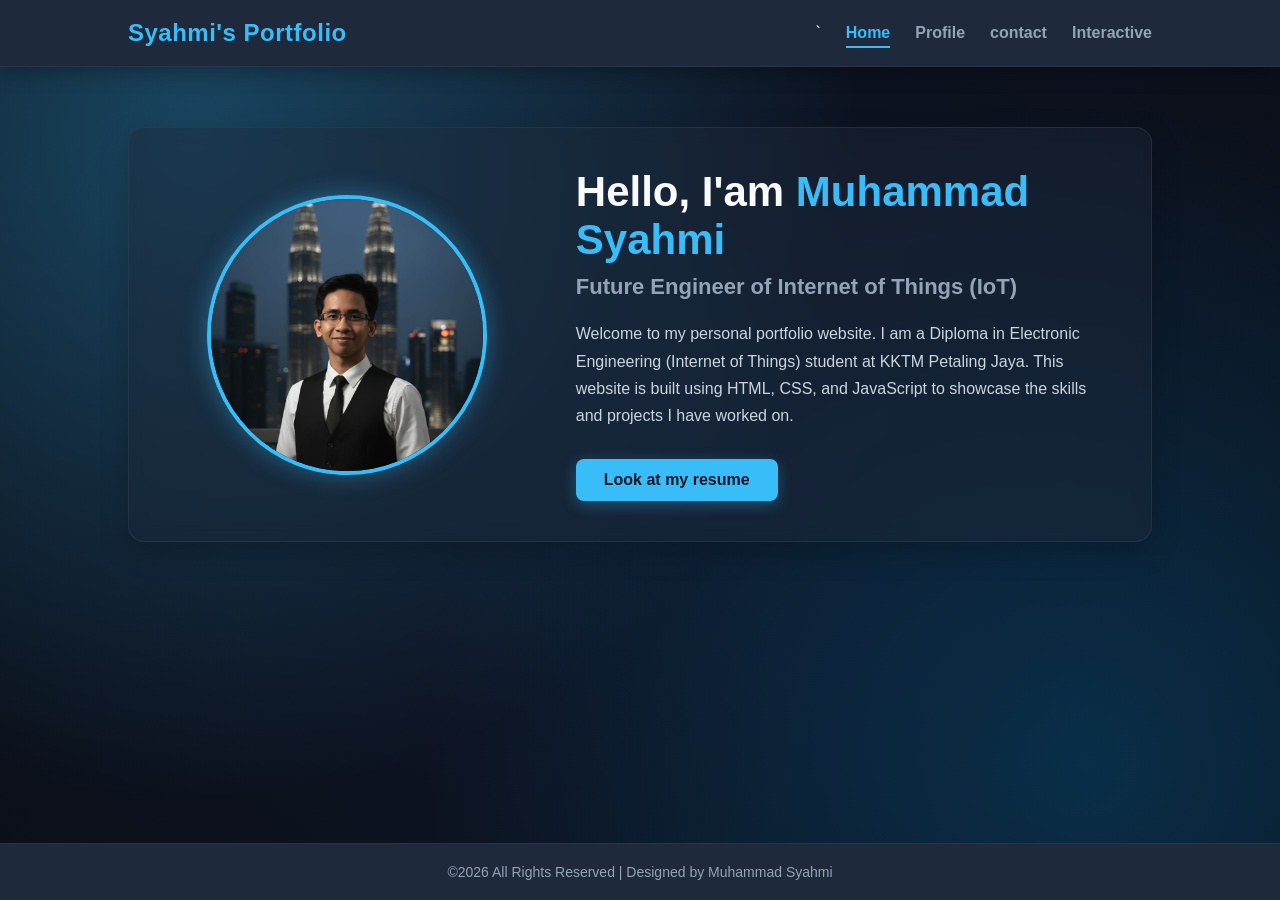
<file: index.html>
<!doctype html>
<html lang="ms">
  <head>
    <meta charset="UTF-8" />
    <meta name="viewport" content="width=device-width, initial-scale=1.0" />
    <title>Syahmi's Portfolio | Utama</title>
    <!-- Menyambungkan fail CSS Luaran (Memenuhi kriteria Rubric 1.5) -->
    <link rel="stylesheet" href="style.css" />
  </head>
  <body>
    <!-- Header & Navigasi Semantik (Memenuhi kriteria Rubric 1.4) -->
    <header>
      <div class="logo">Syahmi's Portfolio</div>
      <nav>
        <ul>
          `
          <li><a href="index.html" class="active">Home</a></li>
          <li><a href="profile.html">Profile</a></li>
          <li><a href="contact.html">contact</a></li>
          <li><a href="game.html">Interactive</a></li>
        </ul>
      </nav>
    </header>

    <!-- Kandungan Utama Home Page -->
    <main class="home-container">
      <section class="hero-section">
        <div class="profile-frame">
          <!-- Sila letakkan gambar anda dalam folder assets dan namakan profile.jpg -->
          <img
            src="assets/profil.jpg"
            alt="Gambar Profil Saya"
            class="profile-img"
          />
        </div>

        <div class="intro-text">
          <h1>Hello, I'am <span class="highlight">Muhammad Syahmi</span></h1>
          <h3>
            Future
            <span class="career">Engineer of Internet of Things (IoT)</span>
          </h3>
          <p>
            Welcome to my personal portfolio website. I am a Diploma in
            Electronic Engineering (Internet of Things) student at KKTM Petaling
            Jaya. This website is built using HTML, CSS, and JavaScript to
            showcase the skills and projects I have worked on.
          </p>
          <a href="profile.html" class="btn">Look at my resume</a>
        </div>
      </section>
    </main>

    <!-- Footer Semantik -->
    <footer>
      <p>&copy;2026 All Rights Reserved | Designed by Muhammad Syahmi</p>
    </footer>
  </body>
</html>
</file>
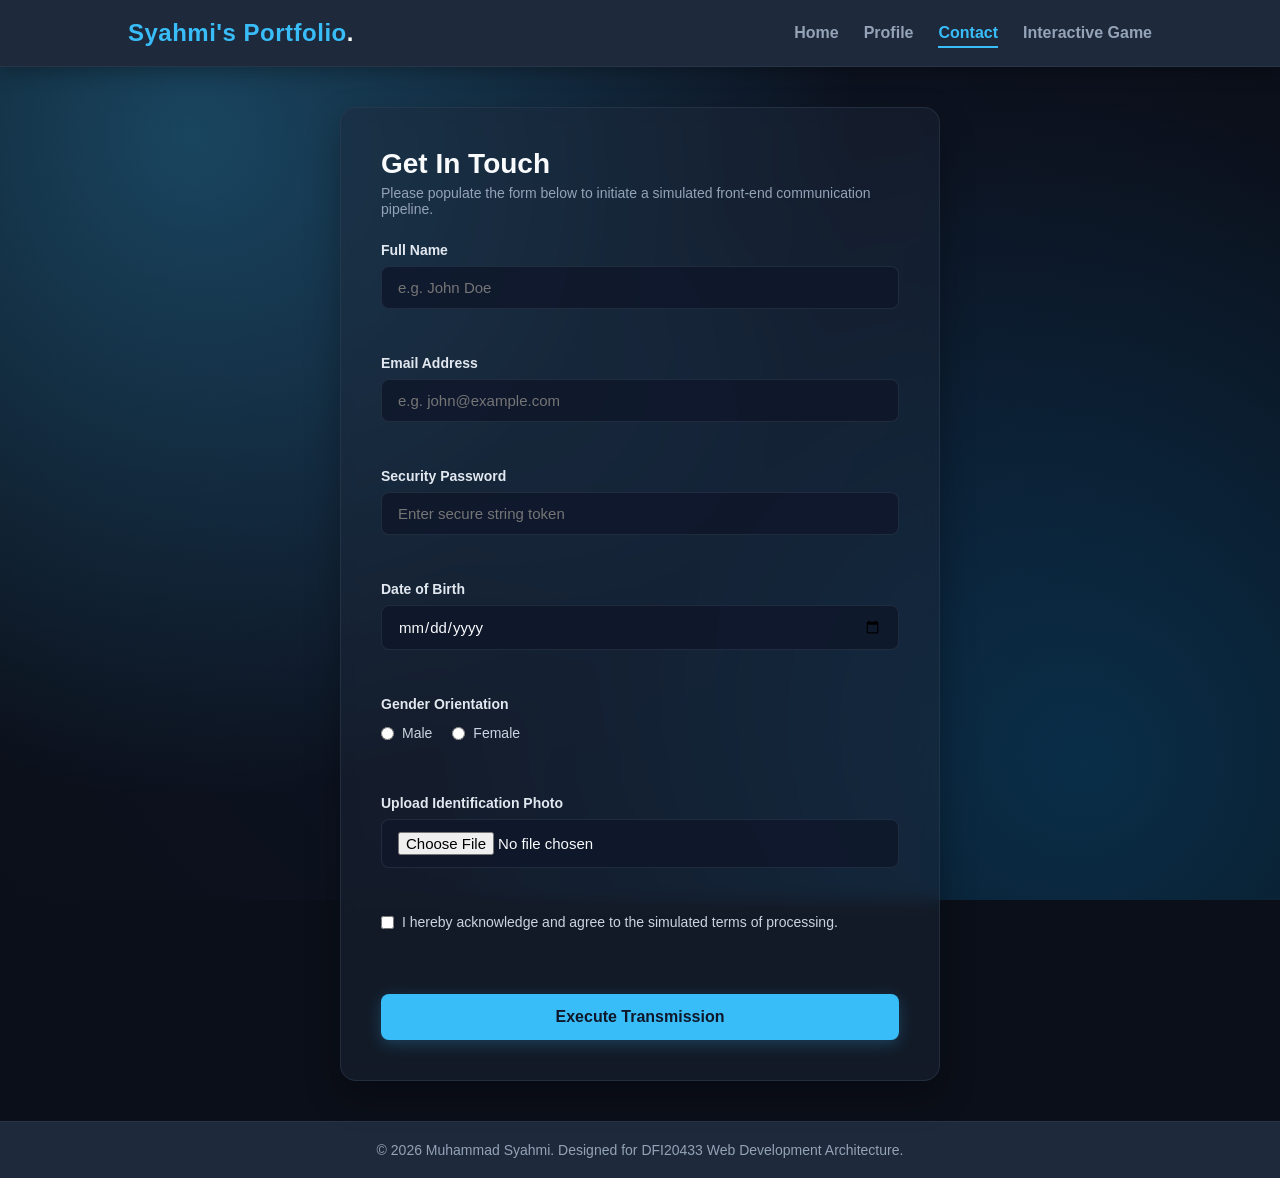
<file: contact.html>
<!DOCTYPE html>
<html lang="en">
<head>
    <meta charset="UTF-8">
    <meta name="viewport" content="width=device-width, initial-scale=1.0">
    <title>Contact | Muhammad Syahmi Portfolio</title>
    <link rel="stylesheet" href="style.css">
</head>
<body>

    <!-- Global Header & Navigation -->
    <header class="global-header">
        <div class="logo-container">
            <span class="logo-text">Syahmi's Portfolio<span class="accent-dot">.</span></span>
        </div>
        <nav class="nav-menu">
            <ul>
                <li><a href="index.html">Home</a></li>
                <li><a href="profile.html">Profile</a></li>
                <li><a href="contact.html" class="active">Contact</a></li>
                <li><a href="game.html">Interactive Game</a></li>
            </ul>
        </nav>
    </header>

    <!-- Main Content Section -->
    <main class="main-layout">
        <section class="form-container-card">
            <div class="form-header">
                <h2>Get In Touch</h2>
                <p>Please populate the form below to initiate a simulated front-end communication pipeline.</p>
            </div>

            <!-- Interactivity hooked via JavaScript onsubmit event -->
            <form id="contactForm" novalidate>
                
                <!-- 1. Text Input (Full Name) -->
                <div class="input-group">
                    <label for="fullName">Full Name</label>
                    <input type="text" id="fullName" placeholder="e.g. John Doe">
                    <span class="error-msg" id="nameError"></span>
                </div>

                <!-- 2. Email Input -->
                <div class="input-group">
                    <label for="email">Email Address</label>
                    <input type="email" id="email" placeholder="e.g. john@example.com">
                    <span class="error-msg" id="emailError"></span>
                </div>

                <!-- 3. Password Input -->
                <div class="input-group">
                    <label for="password">Security Password</label>
                    <input type="password" id="password" placeholder="Enter secure string token">
                    <span class="error-msg" id="passwordError"></span>
                </div>

                <!-- 4. Date Input -->
                <div class="input-group">
                    <label for="dob">Date of Birth</label>
                    <input type="date" id="dob">
                    <span class="error-msg" id="dobError"></span>
                </div>

                <!-- 5. Radio Buttons (Gender) -->
                <div class="input-group">
                    <label>Gender Orientation</label>
                    <div class="radio-flex-group">
                        <label class="radio-label">
                            <input type="radio" name="gender" value="Male"> Male
                        </label>
                        <label class="radio-label">
                            <input type="radio" name="gender" value="Female"> Female
                        </label>
                    </div>
                    <span class="error-msg" id="genderError"></span>
                </div>

                <!-- 6. File Upload Input -->
                <div class="input-group">
                    <label for="profileImage">Upload Identification Photo</label>
                    <input type="file" id="profileImage" accept="image/*">
                    <span class="error-msg" id="fileError"></span>
                </div>

                <!-- 7. Checkbox Input (Terms Compliance) -->
                <div class="input-group checkbox-group">
                    <label class="checkbox-label">
                        <input type="checkbox" id="terms">
                        I hereby acknowledge and agree to the simulated terms of processing.
                    </label>
                    <span class="error-msg" id="termsError"></span>
                </div>

                <!-- Action Submit Button Control -->
                <button type="submit" class="submit-btn">Execute Transmission</button>
            </form>
        </section>
    </main>

    <!-- Global Footer Element -->
    <footer class="global-footer">
        <p>&copy; 2026 Muhammad Syahmi. Designed for DFI20433 Web Development Architecture.</p>
    </footer>

    <!-- Custom Mock-Submission Popup Modal Layout -->
    <div id="successModal" class="modal-overlay">
        <div class="modal-box">
            <div class="modal-icon">&#10003;</div>
            <h2>Submission Successful!</h2>
            <p>Thank you. Your structured message payload has been successfully validated and intercepted via front-end simulation loops.</p>
            <button type="button" onclick="closeModal()" class="close-modal-btn">Dismiss Anchor</button>
        </div>
    </div>

    <!-- Script Injection -->
    <script src="script.js"></script>
</body>
</html>
</file>
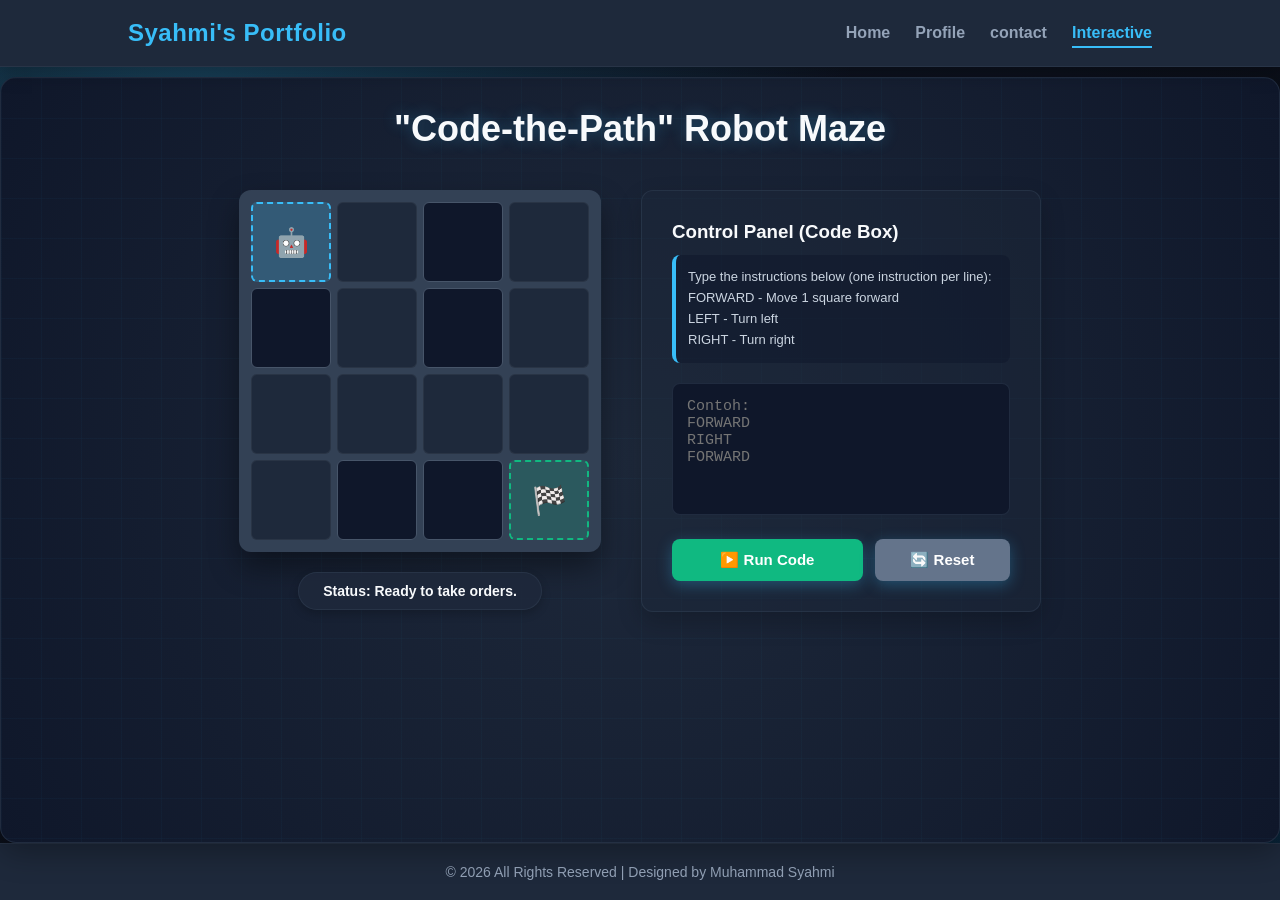
<file: game.html>
<!DOCTYPE html>
<html lang="ms">
<head>
    <meta charset="UTF-8">
    <meta name="viewport" content="width=device-width, initial-scale=1.0">
    <title>Portfolio Saya | Maze Runner Game</title>
    <link rel="stylesheet" href="style.css">
</head>
<body class="game-body"></body>

    <header>
        <div class="logo">Syahmi's Portfolio</div>
        <nav>
            <ul>
                <li><a href="index.html">Home</a></li>
                <li><a href="profile.html">Profile</a></li>
                <li><a href="contact.html">contact</a></li>
                <li><a href="game.html" class="active">Interactive</a></li>
            </ul>
        </nav>
    </header>

    <main class="game-container">
        <h1 class="page-title">"Code-the-Path" Robot Maze</h1>
        <p class="subtitle"Help the IoT robot find its way out by writing logic instructions!</p>

        <div class="game-layout">
            <div class="maze-wrapper">
                <div id="maze" class="maze-grid">
                    </div>
                <div class="game-status" id="gameStatus">Status: Ready to take orders.</div>
            </div>

            <div class="control-panel">
                <h3>Control Panel (Code Box)</h3>
                <p class="instruction-tips">
                    Type the instructions below (one instruction per line):<br>
                    <code>FORWARD</code> - Move 1 square forward<br>
                    <code>LEFT</code> - Turn left<br>
                    <code>RIGHT</code> - Turn right
                </p>
                
                <textarea id="commandInput" placeholder="Contoh:&#10;FORWARD&#10;RIGHT&#10;FORWARD" rows="6"></textarea>
                
                <div class="button-group">
                    <button id="runBtn" class="btn run-btn">▶️ Run Code</button>
                    <button id="resetBtn" class="btn reset-btn">🔄 Reset</button>
                </div>
            </div>
        </div>
    </main>

    <footer>
        <p>&copy; 2026 All Rights Reserved | Designed by Muhammad Syahmi</p>
    </footer>

    <script src="script.js"></script>
</body>
</html>
</file>
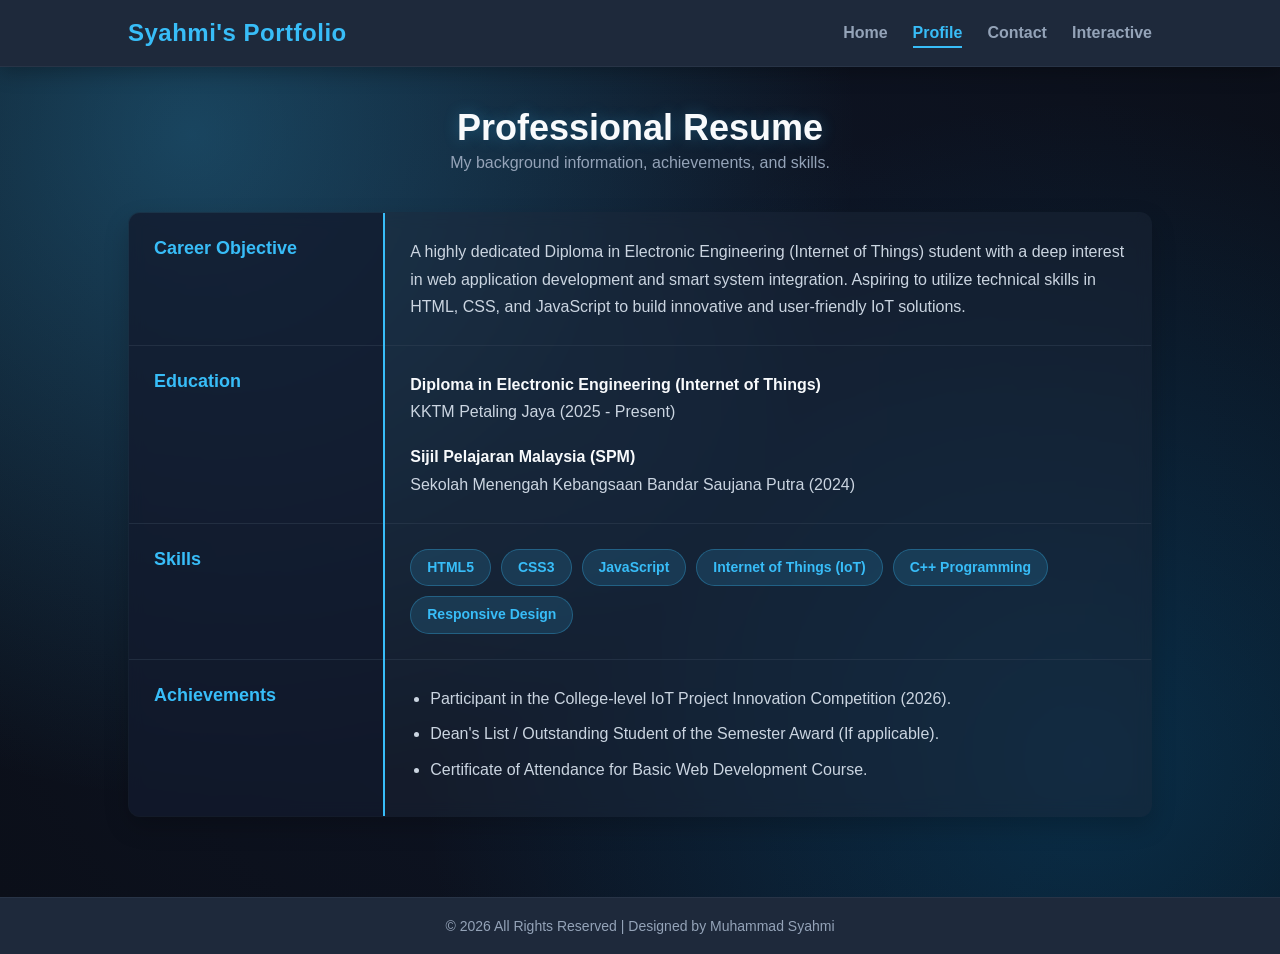
<file: profile.html>
<!DOCTYPE html>
<html lang="en">
<head>
    <meta charset="UTF-8">
    <meta name="viewport" content="width=device-width, initial-scale=1.0">
    <title>My Portfolio | Profile & Resume</title>
    <link rel="stylesheet" href="style.css">
</head>
<body>

    <header>
        <div class="logo">Syahmi's Portfolio</div>
        <nav>
            <ul>
                <li><a href="index.html">Home</a></li>
                <li><a href="profile.html" class="active">Profile</a></li>
                <li><a href="contact.html">Contact</a></li>
                <li><a href="game.html">Interactive</a></li>
            </ul>
        </nav>
    </header>

    <main class="profile-container">
        <h1 class="page-title">Professional Resume</h1>
        <p class="subtitle">My background information, achievements, and skills.</p>

        <table class="resume-table">
            
            <tr>
                <th class="table-section-title">Career Objective</th>
                <td>
                    <p>A highly dedicated Diploma in Electronic Engineering (Internet of Things) student with a deep interest in web application development and smart system integration. Aspiring to utilize technical skills in HTML, CSS, and JavaScript to build innovative and user-friendly IoT solutions.</p>
                </td>
            </tr>

            <tr>
                <th class="table-section-title">Education</th>
                <td>
                    <div class="resume-item">
                        <strong>Diploma in Electronic Engineering (Internet of Things)</strong>
                        <p>KKTM Petaling Jaya (2025 - Present)</p>
                    </div>
                    <div class="resume-item">
                        <strong>Sijil Pelajaran Malaysia (SPM)</strong>
                        <p>Sekolah Menengah Kebangsaan Bandar Saujana Putra (2024)</p>
                    </div>
                </td>
            </tr>

            <tr>
                <th class="table-section-title">Skills</th>
                <td>
                    <div class="skills-grid">
                        <span class="skill-badge">HTML5</span>
                        <span class="skill-badge">CSS3</span>
                        <span class="skill-badge">JavaScript</span>
                        <span class="skill-badge">Internet of Things (IoT)</span>
                        <span class="skill-badge">C++ Programming</span>
                        <span class="skill-badge">Responsive Design</span>
                    </div>
                </td>
            </tr>

            <tr>
                <th class="table-section-title">Achievements</th>
                <td>
                    <ul>
                        <li>Participant in the College-level IoT Project Innovation Competition (2026).</li>
                        <li>Dean's List / Outstanding Student of the Semester Award (If applicable).</li>
                        <li>Certificate of Attendance for Basic Web Development Course.</li>
                    </ul>
                </td>
            </tr>

        </table>
    </main>

    <footer>
        <p>&copy; 2026 All Rights Reserved | Designed by Muhammad Syahmi</p>
    </footer>

</body>
</html>
</file>
<file: style.css>
/* =========================================================================
   1. PENETAPAN ASAS & VARIABLES (Excellent Color Harmony)
   ========================================================================= */
:root {
    /* 🎨 DIKEMASKINI: Ditukar sedikit terang daripada #0f172a supaya efek gradient tak tenggelam */
    --bg-main: #0b0f19;          /* Latar belakang utama (Midnight Tech Blue) */
    --bg-card: rgba(30, 41, 59, 0.45); /* Mengurangkan kepekatan kad supaya kesan latar belakang tembus */
    --primary-cyan: #38bdf8;     /* Warna penegas utama (Electric Cyan) */
    --primary-hover: #0284c7;    /* Warna hover butang */
    --text-main: #f8fafc;        /* Teks utama (Off-White) */
    --text-muted: #94a3b8;       /* Teks sekunder (Silver Slate) */
    --border-color: rgba(51, 65, 85, 0.5); /* Menjadikan sempadan semi-lutsinar */
    --error-red: #ef4444;        /* Warna ralat JavaScript */
    --success-green: #10b981;    /* Warna kejayaan */
}

* {
    margin: 0;
    padding: 0;
    box-sizing: border-box;
    font-family: 'Segoe UI', Tahoma, Geneva, Verdana, sans-serif;
}

/* 🖼️ DIKEMASKINI: Menaikkan kepekatan opacity gradient (0.15 -> 0.30) & menambah 3 lapisan cahaya neon */
body {
    background-color: var(--bg-main);
    background-image: 
        radial-gradient(circle at 15% 15%, rgba(56, 189, 248, 0.3) 0%, transparent 50%),
        radial-gradient(circle at 85% 85%, rgba(2, 132, 199, 0.25) 0%, transparent 50%),
        radial-gradient(circle at 50% 50%, rgba(15, 23, 42, 0.85) 0%, #0b0f19 100%);
    background-attachment: fixed;
    color: var(--text-main);
    display: flex;
    flex-direction: column;
    min-height: 100vh;
}

/* =========================================================================
   2. HEADER & NAVIGASI (Clean & Consistent Layout)
   ========================================================================= */
header, .global-header {
    background-color: #1e293b;
    border-bottom: 1px solid var(--border-color);
    display: flex;
    justify-content: space-between;
    align-items: center;
    padding: 1.2rem 10%;
    position: sticky;
    top: 0;
    z-index: 1000;
    box-shadow: 0 4px 20px rgba(0, 0, 0, 0.3);
}

header .logo, .logo-container {
    font-size: 24px;
    font-weight: 800;
    color: var(--primary-cyan);
    letter-spacing: 0.5px;
}

.accent-dot {
    color: var(--text-main);
}

nav ul, .nav-menu ul {
    list-style: none;
    display: flex;
}

nav ul li, .nav-menu ul li {
    margin-left: 25px;
}

nav ul li a, .nav-menu ul li a {
    color: var(--text-muted);
    text-decoration: none;
    font-size: 16px;
    font-weight: 600;
    transition: color 0.3s ease;
    padding: 5px 0;
}

nav ul li a:hover, 
nav ul li a.active,
.nav-menu ul li a:hover,
.nav-menu ul li a.active {
    color: var(--primary-cyan);
    border-bottom: 2px solid var(--primary-cyan);
}

/* =========================================================================
   3. KANDUNGAN UTAMA & TITLES
   ========================================================================= */
main, .main-layout {
    flex: 1;
    padding: 40px 10%;
}

/* Pensejajaran khusus untuk kad contact agar sentiasa di tengah-tengah halaman */
.main-layout {
    display: flex;
    flex-direction: column;
    justify-content: center;
    align-items: center;
}

.page-title {
    text-align: center;
    font-size: 36px;
    font-weight: 700;
    color: var(--text-main);
    margin-bottom: 5px;
    text-shadow: 0 0 15px rgba(56, 189, 248, 0.3);
}

.subtitle {
    text-align: center;
    color: var(--text-muted);
    font-size: 16px;
    margin-bottom: 40px;
}

/* =========================================================================
   4. LAYOUT HALAMAN UTAMA (Hero Section)
   ========================================================================= */
.hero-section {
    display: flex;
    align-items: center;
    justify-content: space-between;
    gap: 50px;
    margin-top: 20px;
    background-color: var(--bg-card);
    backdrop-filter: blur(8px);
    border: 1px solid var(--border-color);
    padding: 40px;
    border-radius: 16px;
    box-shadow: 0 10px 30px rgba(0, 0, 0, 0.2);
}

.profile-frame {
    flex: 1;
    display: flex;
    justify-content: center;
}

.profile-img {
    width: 280px;
    height: 280px;
    border-radius: 50%;
    object-fit: cover;
    border: 4px solid var(--primary-cyan);
    box-shadow: 0 0 25px rgba(56, 189, 248, 0.4);
}

.intro-text {
    flex: 1.5;
}

.intro-text h1 {
    font-size: 42px;
    margin-bottom: 10px;
    color: var(--text-main);
}

.intro-text .highlight {
    color: var(--primary-cyan);
}

.intro-text h3 {
    font-size: 22px;
    color: var(--text-muted);
    margin-bottom: 20px;
}

.intro-text p {
    font-size: 16px;
    line-height: 1.7;
    color: #cbd5e1;
    margin-bottom: 30px;
}

/* BUTANG INTEGRASI (Consistent Accent) */
.btn {
    display: inline-block;
    padding: 12px 28px;
    background-color: var(--primary-cyan);
    color: #0f172a;
    text-decoration: none;
    border-radius: 8px;
    font-weight: 700;
    transition: background 0.3s ease, transform 0.2s ease;
    box-shadow: 0 4px 15px rgba(56, 189, 248, 0.3);
}

.btn:hover {
    background-color: var(--primary-hover);
    color: var(--text-main);
    transform: translateY(-2px);
}

/* =========================================================================
   5. LAYOUT HALAMAN PROFIL (Professional Resume Table)
   ========================================================================= */
.resume-table {
    width: 100%;
    border-collapse: collapse;
    background-color: var(--bg-card);
    backdrop-filter: blur(8px);
    border: 1px solid var(--border-color);
    border-radius: 12px;
    overflow: hidden;
    box-shadow: 0 10px 25px rgba(0, 0, 0, 0.2);
    margin-bottom: 40px;
}

.resume-table tr {
    border-bottom: 1px solid var(--border-color);
}

.resume-table tr:last-child {
    border-bottom: none;
}

/* Kolum Kiri: Tajuk Bahagian */
.table-section-title {
    width: 25%;
    background-color: rgba(15, 23, 42, 0.6);
    color: var(--primary-cyan);
    text-align: left;
    vertical-align: top;
    padding: 25px;
    font-size: 18px;
    font-weight: 700;
    border-right: 2px solid var(--primary-cyan);
}

/* Kolum Kanan: Kandungan Maklumat */
.resume-table td {
    padding: 25px;
    vertical-align: top;
    color: #cbd5e1;
    line-height: 1.7;
}

.resume-item {
    margin-bottom: 18px;
}

.resume-item:last-child {
    margin-bottom: 0;
}

.resume-item strong {
    color: var(--text-main);
    font-size: 16px;
}

/* Gaya Badge Kemahiran */
.skills-grid {
    display: flex;
    flex-wrap: wrap;
    gap: 10px;
}

.skill-badge {
    background-color: rgba(56, 189, 248, 0.15);
    color: var(--primary-cyan);
    border: 1px solid rgba(56, 189, 248, 0.3);
    padding: 6px 16px;
    border-radius: 20px;
    font-size: 14px;
    font-weight: 600;
}

.resume-table ul {
    padding-left: 20px;
}

.resume-table li {
    margin-bottom: 8px;
}

/* =========================================================================
   6. LAYOUT HALAMAN HUBUNGI (Contact Form Premium Card & Modal Support)
   ========================================================================= */
.contact-container {
    display: flex;
    justify-content: center;
    align-items: center;
    padding: 20px 0;
    width: 100%;
}

/* Penggabungan kelas lama (.form-card) dan kelas baru (.form-container-card) */
.form-card, .form-container-card {
    background-color: var(--bg-card);
    backdrop-filter: blur(8px);
    border: 1px solid var(--border-color);
    padding: 40px;
    border-radius: 16px;
    width: 100%;
    max-width: 600px;
    box-shadow: 0 15px 35px rgba(0, 0, 0, 0.3);
}

.form-card h2, .form-header h2 {
    color: var(--text-main);
    margin-bottom: 5px;
    font-size: 28px;
    font-weight: 700;
}

.form-desc, .form-header p {
    color: var(--text-muted);
    font-size: 14px;
    margin-bottom: 25px;
}

/* Penggabungan kelas lama (.form-group) dan kelas baru (.input-group) */
.form-group, .input-group {
    margin-bottom: 22px;
    display: flex;
    flex-direction: column;
    align-items: flex-start;
    width: 100%;
}

.form-group label, .input-group label {
    font-weight: 600;
    margin-bottom: 8px;
    color: #e2e8f0;
    font-size: 14px;
}

.form-group input[type="text"], .input-group input[type="text"],
.form-group input[type="email"], .input-group input[type="email"],
.form-group input[type="password"], .input-group input[type="password"],
.form-group input[type="date"], .input-group input[type="date"],
.form-group input[type="file"], .input-group input[type="file"] {
    width: 100%;
    padding: 12px 16px;
    background-color: rgba(15, 23, 42, 0.8);
    border: 1px solid var(--border-color);
    border-radius: 8px;
    color: var(--text-main);
    font-size: 15px;
    outline: none;
    transition: border-color 0.3s, box-shadow 0.3s;
}

.form-group input:focus, .input-group input:focus {
    border-color: var(--primary-cyan);
    box-shadow: 0 0 0 3px rgba(56, 189, 248, 0.25);
}

.radio-group, .radio-flex-group {
    display: flex;
    gap: 20px;
    margin-top: 5px;
}

.radio-group label, .radio-flex-group label, .checkbox-group label, .checkbox-label {
    color: #cbd5e1;
    font-weight: 400;
    cursor: pointer;
    display: flex;
    align-items: center;
    gap: 8px;
}

.error-msg {
    color: var(--error-red);
    font-size: 13px;
    margin-top: 6px;
    font-weight: 500;
    min-height: 18px;
}

.submit-btn {
    width: 100%;
    border: none;
    cursor: pointer;
    font-size: 16px;
    margin-top: 10px;
    background-color: var(--primary-cyan);
    color: #0f172a;
    padding: 14px;
    border-radius: 8px;
    font-weight: 700;
    transition: background 0.3s ease, transform 0.1s ease;
    box-shadow: 0 4px 15px rgba(56, 189, 248, 0.25);
}

.submit-btn:hover {
    background-color: var(--primary-hover);
    color: var(--text-main);
}

.submit-btn:active {
    transform: scale(0.98);
}

/* =========================================================================
   6A. REKA BENTUK MOCK SUCCESS MODAL (POPUP ATAS SKRIN)
   ========================================================================= */
.modal-overlay {
    position: fixed;
    top: 0;
    left: 0;
    width: 100%;
    height: 100%;
    background-color: rgba(15, 23, 42, 0.85); /* Efek gelap belakang modal */
    backdrop-filter: blur(5px);
    display: flex;
    justify-content: center;
    align-items: center;
    z-index: 9999; /* Sentiasa terapung di atas semua elemen */
    opacity: 0;
    pointer-events: none;
    transition: opacity 0.3s ease;
}

/* Mengaktifkan paparan popup menerusi kelas JS */
.modal-overlay.active {
    opacity: 1;
    pointer-events: auto;
}

.modal-box {
    background-color: #1e293b; /* Menyelaraskan dengan rona kad gelap premium */
    border: 1px solid var(--border-color);
    padding: 40px;
    border-radius: 16px;
    max-width: 480px;
    width: 90%;
    text-align: center;
    box-shadow: 0 25px 50px -12px rgba(0, 0, 0, 0.5);
    transform: scale(0.8);
    transition: transform 0.3s ease;
    color: var(--text-main);
}

.modal-overlay.active .modal-box {
    transform: scale(1);
}

.modal-icon {
    width: 60px;
    height: 60px;
    background-color: rgba(16, 185, 129, 0.15);
    color: var(--success-green);
    font-size: 2rem;
    border-radius: 50%;
    display: flex;
    justify-content: center;
    align-items: center;
    margin: 0 auto 20px auto;
    border: 2px solid rgba(16, 185, 129, 0.3);
}

.modal-box h2 {
    color: var(--text-main);
    font-size: 1.6rem;
    margin-bottom: 12px;
    font-weight: 700;
}

.modal-box p {
    color: var(--text-muted);
    font-size: 0.95rem;
    line-height: 1.6;
    margin-bottom: 25px;
}

.close-modal-btn {
    background-color: var(--success-green);
    color: white;
    border: none;
    padding: 12px 28px;
    font-size: 0.95rem;
    font-weight: 700;
    border-radius: 8px;
    cursor: pointer;
    transition: background-color 0.2s ease, transform 0.1s ease;
    box-shadow: 0 4px 12px rgba(16, 185, 129, 0.2);
}

.close-modal-btn:hover {
    background-color: #059669;
}

.close-modal-btn:active {
    transform: scale(0.97);
}

/* =========================================================================
   7. LAYOUT HALAMAN GAME (Code-The-Path Maze Runner)
   ========================================================================= */
.game-container {
    padding: 30px 5%;
    border-radius: 16px;
    background: radial-gradient(circle at center, #1e293b 0%, #0f172a 100%);
    border: 1px solid var(--border-color);
    box-shadow: 0 10px 30px rgba(0, 0, 0, 0.3);
    position: relative;
    overflow: hidden;
    margin-top: 10px;
}

/* Jaluran Garis Grid Animasi */
.game-container::before {
    content: '';
    position: absolute;
    top: 0; left: 0;
    width: 200%; height: 200%;
    background-image: 
        linear-gradient(rgba(56, 189, 248, 0.03) 1px, transparent 1px),
        linear-gradient(90deg, rgba(56, 189, 248, 0.03) 1px, transparent 1px);
    background-size: 40px 40px;
    animation: techMove 20s linear infinite;
    z-index: 1;
    pointer-events: none;
}

.game-layout {
    display: flex;
    gap: 40px;
    justify-content: center;
    align-items: flex-start;
    margin-top: 30px;
    position: relative;
    z-index: 2;
}

.maze-wrapper {
    display: flex;
    flex-direction: column;
    align-items: center;
}

.maze-grid {
    display: grid;
    grid-template-columns: repeat(4, 80px);
    grid-template-rows: repeat(4, 80px);
    gap: 6px;
    background-color: #334155;
    padding: 12px;
    border-radius: 12px;
    box-shadow: 0 15px 30px rgba(0, 0, 0, 0.4);
}

.cell {
    background-color: #1e293b;
    border: 1px solid rgba(255, 255, 255, 0.05);
    border-radius: 6px;
    display: flex;
    justify-content: center;
    align-items: center;
    font-size: 28px;
    transition: background-color 0.3s;
}

.cell.wall { background-color: #0f172a; border: 1px solid #475569; }
.cell.start { background-color: rgba(56, 189, 248, 0.2); border: 2px dashed var(--primary-cyan); }
.cell.end { background-color: rgba(16, 185, 129, 0.2); border: 2px dashed var(--success-green); }

.robot {
    transition: transform 0.3s ease;
}

.game-status {
    margin-top: 20px;
    font-weight: 600;
    color: var(--text-main);
    background-color: rgba(30, 41, 59, 0.9);
    border: 1px solid var(--border-color);
    padding: 10px 24px;
    border-radius: 20px;
    font-size: 14px;
    box-shadow: 0 4px 10px rgba(0,0,0,0.2);
}

/* Panel Arahan */
.control-panel {
    background-color: var(--bg-card);
    border: 1px solid var(--border-color);
    padding: 30px;
    border-radius: 12px;
    width: 100%;
    max-width: 400px;
    box-shadow: 0 10px 25px rgba(0, 0, 0, 0.2);
}

.control-panel h3 {
    color: var(--text-main);
    margin-bottom: 12px;
    font-weight: 700;
}

.instruction-tips {
    font-size: 13px;
    color: #cbd5e1;
    background-color: rgba(15, 23, 42, 0.5);
    padding: 12px;
    border-radius: 8px;
    border-left: 4px solid var(--primary-cyan);
    margin-bottom: 20px;
    line-height: 1.6;
}

.control-panel textarea {
    width: 100%;
    padding: 14px;
    border: 1px solid var(--border-color);
    border-radius: 8px;
    font-family: 'Courier New', Courier, monospace;
    font-size: 15px;
    background-color: #0f172a;
    color: var(--primary-cyan);
    resize: none;
    outline: none;
    margin-bottom: 20px;
}

.control-panel textarea:focus {
    border-color: var(--primary-cyan);
}

.button-group {
    display: flex;
    gap: 12px;
}

.run-btn, .reset-btn {
    padding: 12px;
    border-radius: 8px;
    font-weight: 700;
    font-size: 15px;
    border: none;
    cursor: pointer;
    transition: background 0.2s ease, transform 0.1s ease;
}

.run-btn { background-color: var(--success-green); color: white; flex: 1.5; }
.run-btn:hover { background-color: #059669; }

.reset-btn { background-color: #64748b; color: white; flex: 1; }
.reset-btn:hover { background-color: #475569; }

.run-btn:active, .reset-btn:active { transform: scale(0.97); }

/* =========================================================================
   8. FOOTER (Consistent Theme)
   ========================================================================= */
footer, .global-footer {
    background-color: #1e293b;
    border-top: 1px solid var(--border-color);
    color: var(--text-muted);
    text-align: center;
    padding: 20px;
    font-size: 14px;
    margin-top: auto;
}

/* =========================================================================
   9. RESPONSIVE DESIGN (Media Queries)
   ========================================================================= */
@media (max-width: 768px) {
    header, .global-header {
        flex-direction: column;
        gap: 15px;
        padding: 15px 5%;
    }

    nav ul li, .nav-menu ul li {
        margin: 0 12px;
    }

    main, .main-layout {
        padding: 30px 5%;
    }

    .hero-section {
        flex-direction: column;
        text-align: center;
        padding: 30px 20px;
    }

    .intro-text h1 { font-size: 32px; }

    .resume-table, .resume-table tbody, .resume-table tr, .resume-table td {
        display: block;
        width: 100%;
    }

    .table-section-title {
        border-right: none;
        border-bottom: 2px solid var(--primary-cyan);
        padding: 15px 20px;
        background-color: rgba(15, 23, 42, 0.8);
        width: 100%;
    }

    .game-layout {
        flex-direction: column;
        align-items: center;
    }
    
    .control-panel {
        max-width: 100%;
    }
}

/* --- ANIMASI KEYFRAMES --- */
@keyframes techMove {
    0% { transform: translate(0, 0); }
    100% { transform: translate(-40px, -40px); }
}
</file>
